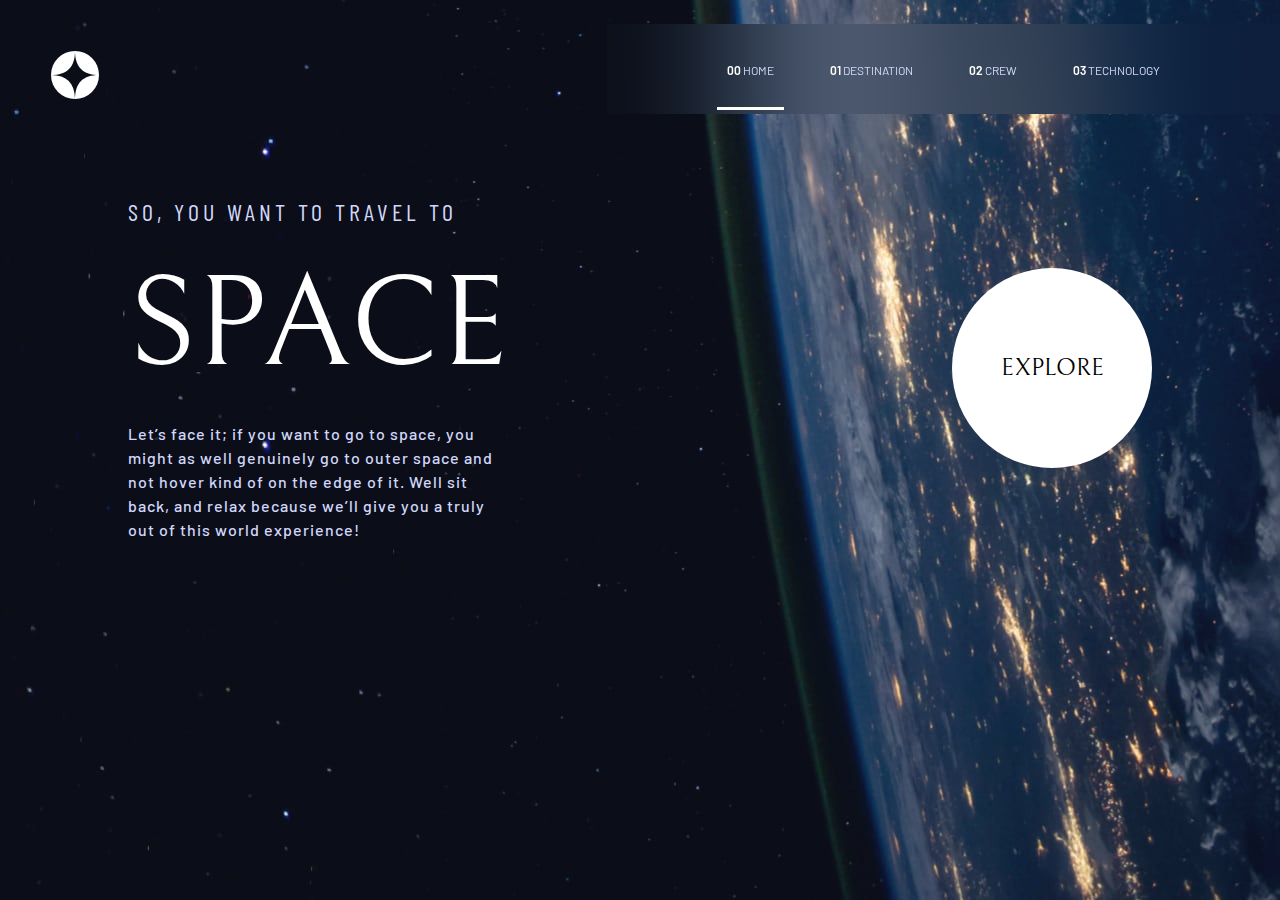
<file: index.html>
<!DOCTYPE html>
<html lang="en">
	<head>
		<meta charset="UTF-8" />
		<meta name="viewport" content="width=device-width, initial-scale=1.0" />
		<title>Home</title>
		<link
			rel="shortcut icon"
			href="./assets/destination/image-moon.webp"
			type="image/x-icon" />
		<link rel="stylesheet" href="./styles.css" />
		<!-- <script src="./app.js" defer></script> -->
		<script type="module" src="./app.js"></script>
		<link
			href="https://fonts.googleapis.com/css2?family=Barlow+Condensed:wght@400;700&amp;family=Bellefair&amp;family=Barlow:wght@400;700&amp;display=swap"
			rel="stylesheet" />
		<link rel="stylesheet" href="./home-page.css" />
	</head>
	<body>
		<div class="main_container">
			<header class="main_header">
				<div class="topnav">
					<div class="logo">
						<a href="">
							<img src="./assets/shared/logo.svg" alt="logo image" />
						</a>
					</div>
					<div class="topnav_links">
						<div class="hr_line"></div>
						<ul>
							<li>
								<a href="./index.html" class="links_h active"
									><span class="nav_bold">00</span> home</a
								>
							</li>
							<li>
								<a href="./destination.html" class="links_h"
									><span class="nav_bold">01</span> destination</a
								>
							</li>
							<li>
								<a href="./crew.html" class="links_h"
									><span class="nav_bold">02</span> crew</a
								>
							</li>
							<li>
								<a href="./technology.html" class="links_h"
									><span class="nav_bold">03</span> technology</a
								>
							</li>
						</ul>
					</div>
				</div>
				<div class="overlay">
					<div class="overlay_content">
						<a href="./index.html" class="links_sm activeSm"
							><span class="nav_bold">00 </span> home</a
						>
						<a href="./destination.html" class="links_sm"
							><span class="nav_bold">01</span> destination</a
						>
						<a href="./crew.html" class="links_sm crew"
							><span class="nav_bold">02</span> crew</a
						>
						<a href="./technology.html" class="links_sm"
							><span class="nav_bold">03</span> technology</a
						>
					</div>
				</div>
				<div class="open">
					<img
						id="toggleNav"
						src="./assets/shared/icon-hamburger.svg"
						alt="icon-hamburger menu image" />
				</div>
			</header>
			<div class="container">
				<main>
					<div class="home_main">
						<div class="home">
							<div class="home_main_content">
								<h4>SO, YOU WANT TO TRAVEL TO</h4>
								<h1>SPACE</h1>
								<p>
									Let’s face it; if you want to go to space, you might as well
									genuinely go to outer space and not hover kind of on the edge
									of it. Well sit back, and relax because we’ll give you a truly
									out of this world experience!
								</p>
							</div>
							<div class="home_main_btn">
								<a href="./destination.html">
									<span class="button"> explore </span>
								</a>
							</div>
						</div>
					</div>
				</main>
			</div>
		</div>
	</body>
</html>
</file>
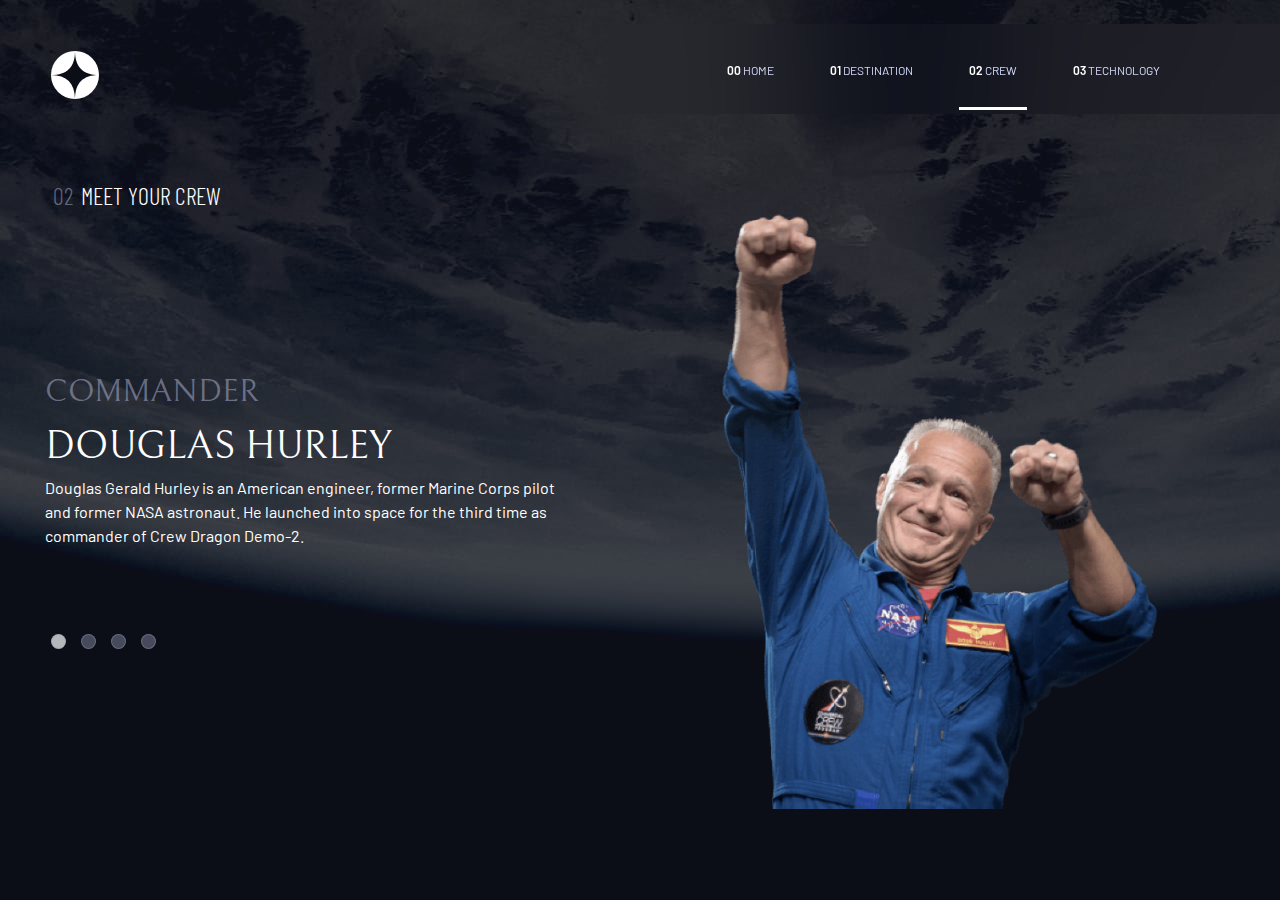
<file: crew.html>
<!DOCTYPE html>
<html lang="en">
	<head>
		<meta charset="UTF-8" />
		<meta name="viewport" content="width=device-width, initial-scale=1.0" />
		<title>crew</title>
		<link
			rel="shortcut icon"
			href="./assets/destination/image-moon.webp"
			type="image/x-icon" />
		<link rel="stylesheet" href="./styles.css" />
		<link rel="stylesheet" href="./crew.css" />
		<!-- <script src="./app.js" defer></script> -->
		<script type="module" src="./app.js"></script>
		<script src="./crew.js" defer></script>
		<link
			href="https://fonts.googleapis.com/css2?family=Barlow+Condensed:wght@400;700&amp;family=Bellefair&amp;family=Barlow:wght@400;700&amp;display=swap"
			rel="stylesheet" />
	</head>
	<body>
		<div class="crew_container">
			<header>
				<div class="topnav">
					<div class="logo">
						<a href="./index.html">
							<img src="./assets/shared/logo.svg" alt="logo image" />
						</a>
					</div>
					<div class="topnav_links">
						<ul>
							<li>
								<a href="index.html"><span class="nav_bold">00</span> home</a>
							</li>
							<li>
								<a href="./destination.html" class="links_h"
									><span class="nav_bold">01</span> destination</a
								>
							</li>
							<li>
								<a href="./crew.html" class="links_h"
									><span class="nav_bold">02</span> crew</a
								>
							</li>
							<li>
								<a href="./technology.html" class="links_h"
									><span class="nav_bold">03</span> technology</a
								>
							</li>
						</ul>
					</div>
				</div>
				<div class="all">
					<div class="overlay">
						<div class="overlay_content">
							<a href="./index.html" class="links_sm"
								><span class="nav_bold">00</span> home</a
							>
							<a href="./destination.html" class="links_sm"
								><span class="nav_bold">01</span> destination</a
							>
							<a href="./crew.html" class="links_sm"
								><span class="nav_bold">02</span> crew</a
							>
							<a href="./technology.html" class="links_sm"
								><span class="nav_bold">03</span> technology</a
							>
						</div>
					</div>
				</div>
				<div class="open">
					<img
						id="toggleNav"
						src="./assets/shared/icon-hamburger.svg"
						alt="icon-hamburger menu image" />
				</div>
			</header>
			<div class="container">
				<section>
					<div class="secction_number">
						<span>02<span>meet your crew</span></span>
					</div>
					<div class="crew">
						<div class="crew_content">
							<div class="crew_contents">
								<h3 class="crew_contents_header"></h3>
								<h2 class="crew_contents_name"></h2>
								<p class="crew_contents_paragraph"></p>
							</div>
							<div class="crew_toggle__btn">
								<button onclick="crew1Func()"></button>
								<button onclick="crew2Func()"></button>
								<button onclick="crew3Func()"></button>
								<button onclick="crew4Func()"></button>
							</div>
						</div>
						<div class="img_crew">
							<img src="" class="crewImg_desktop" alt="" />
							<img src="" class="crewImg_mobile" alt="" />
						</div>
					</div>
				</section>
			</div>
		</div>
	</body>
</html>
</file>
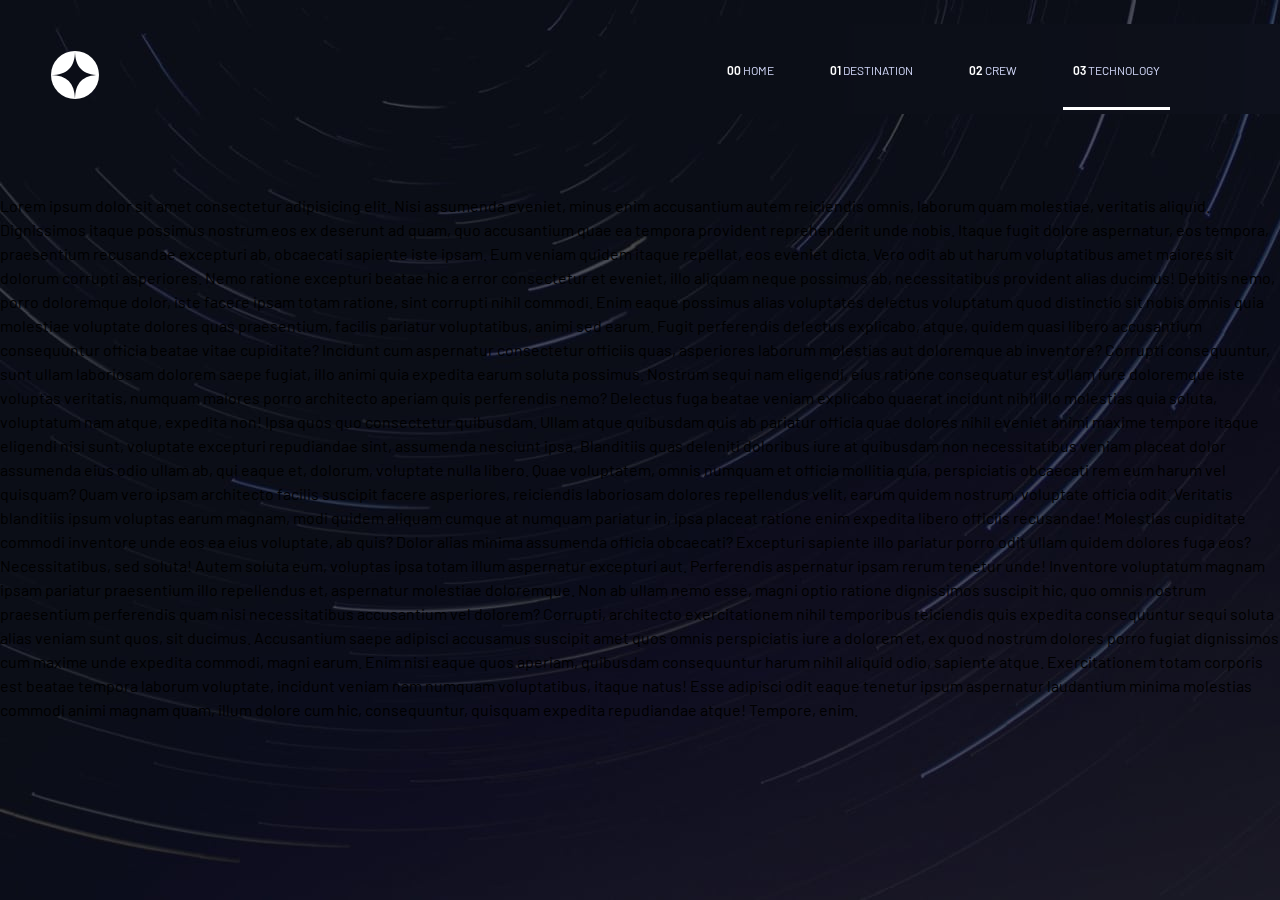
<file: technology.html>
<!DOCTYPE html>
<html lang="en">
	<head>
		<meta charset="UTF-8" />
		<meta name="viewport" content="width=device-width, initial-scale=1.0" />
		<title>Technology</title>
		<link
			rel="shortcut icon"
			href="./assets/destination/image-moon.webp"
			type="image/x-icon" />
		<link rel="stylesheet" href="./styles.css" />
		<link rel="stylesheet" href="./technology_style.css" />
		<!-- <script src="./app.js" defer></script> -->
		<script type="module" src="./app.js"></script>
		<link
			href="https://fonts.googleapis.com/css2?family=Barlow+Condensed:wght@400;700&amp;family=Bellefair&amp;family=Barlow:wght@400;700&amp;display=swap"
			rel="stylesheet" />
	</head>
	<body>
		<div class="tech_container">
			<header>
				<div class="topnav">
					<div class="logo">
						<a href="./index.html">
							<img src="./assets/shared/logo.svg" alt="logo image" />
						</a>
					</div>
					<div class="topnav_links">
						<ul>
							<li>
								<a href="index.html"><span class="nav_bold">00</span> home</a>
							</li>
							<li>
								<a href="./destination.html" class="links_h"
									><span class="nav_bold">01</span> destination</a
								>
							</li>
							<li>
								<a href="./crew.html" class="links_h"
									><span class="nav_bold">02</span> crew</a
								>
							</li>
							<li>
								<a href="./technology.html" class="links_h"
									><span class="nav_bold">03</span> technology</a
								>
							</li>
						</ul>
					</div>
				</div>
				<div class="all">
					<div class="overlay">
						<div class="overlay_content">
							<a href="./index.html" class="links_sm"
								><span class="nav_bold">00</span> home</a
							>
							<a href="./destination.html" class="links_sm"
								><span class="nav_bold">01</span> destination</a
							>
							<a href="./crew.html" class="links_sm"
								><span class="nav_bold">02</span> crew</a
							>
							<a href="./technology.html" class="links_sm"
								><span class="nav_bold">03</span> technology</a
							>
						</div>
					</div>
				</div>
				<div class="open">
					<img
						id="toggleNav"
						src="./assets/shared/icon-hamburger.svg"
						alt="icon-hamburger menu image" />
				</div>
			</header>
			<div class="container">
				<main>
					Lorem ipsum dolor sit amet consectetur adipisicing elit. Nisi
					assumenda eveniet, minus enim accusantium autem reiciendis omnis,
					laborum quam molestiae, veritatis aliquid. Dignissimos itaque possimus
					nostrum eos ex deserunt ad quam, quo accusantium quae ea tempora
					provident reprehenderit unde nobis. Itaque fugit dolore aspernatur,
					eos tempora, praesentium recusandae excepturi ab, obcaecati sapiente
					iste ipsam. Eum veniam quidem itaque repellat, eos eveniet dicta. Vero
					odit ab ut harum voluptatibus amet maiores sit dolorum corrupti
					asperiores. Nemo ratione excepturi beatae hic a error consectetur et
					eveniet, illo aliquam neque possimus ab, necessitatibus provident
					alias ducimus! Debitis nemo, porro doloremque dolor, iste facere ipsam
					totam ratione, sint corrupti nihil commodi. Enim eaque possimus alias
					voluptates delectus voluptatum quod distinctio sit nobis omnis quia
					molestiae voluptate dolores quas praesentium, facilis pariatur
					voluptatibus, animi sed earum. Fugit perferendis delectus explicabo,
					atque, quidem quasi libero accusantium consequuntur officia beatae
					vitae cupiditate? Incidunt cum aspernatur consectetur officiis quas,
					asperiores laborum molestias aut doloremque ab inventore? Corrupti
					consequuntur, sunt ullam laboriosam dolorem saepe fugiat, illo animi
					quia expedita earum soluta possimus. Nostrum sequi nam eligendi, eius
					ratione consequatur est ullam iure doloremque iste voluptas veritatis,
					numquam maiores porro architecto aperiam quis perferendis nemo?
					Delectus fuga beatae veniam explicabo quaerat incidunt nihil illo
					molestias quia soluta, voluptatum nam atque, expedita non! Ipsa quos
					quo consectetur quibusdam. Ullam atque quibusdam quis ab pariatur
					officia quae dolores nihil eveniet animi maxime tempore itaque
					eligendi nisi sunt, voluptate excepturi repudiandae sint, assumenda
					nesciunt ipsa. Blanditiis quas deleniti doloribus iure at quibusdam
					non necessitatibus veniam placeat dolor assumenda eius odio ullam ab,
					qui eaque et, dolorum, voluptate nulla libero. Quae voluptatem, omnis
					numquam et officia mollitia quia, perspiciatis obcaecati rem eum harum
					vel quisquam? Quam vero ipsam architecto facilis suscipit facere
					asperiores, reiciendis laboriosam dolores repellendus velit, earum
					quidem nostrum, voluptate officia odit. Veritatis blanditiis ipsum
					voluptas earum magnam, modi quidem aliquam cumque at numquam pariatur
					in, ipsa placeat ratione enim expedita libero officiis recusandae!
					Molestias cupiditate commodi inventore unde eos ea eius voluptate, ab
					quis? Dolor alias minima assumenda officia obcaecati? Excepturi
					sapiente illo pariatur porro odit ullam quidem dolores fuga eos?
					Necessitatibus, sed soluta! Autem soluta eum, voluptas ipsa totam
					illum aspernatur excepturi aut. Perferendis aspernatur ipsam rerum
					tenetur unde! Inventore voluptatum magnam ipsam pariatur praesentium
					illo repellendus et, aspernatur molestiae doloremque. Non ab ullam
					nemo esse, magni optio ratione dignissimos suscipit hic, quo omnis
					nostrum praesentium perferendis quam nisi necessitatibus accusantium
					vel dolorem? Corrupti, architecto exercitationem nihil temporibus
					reiciendis quis expedita consequuntur sequi soluta alias veniam sunt
					quos, sit ducimus. Accusantium saepe adipisci accusamus suscipit amet
					quos omnis perspiciatis iure a dolorem et, ex quod nostrum dolores
					porro fugiat dignissimos cum maxime unde expedita commodi, magni
					earum. Enim nisi eaque quos aperiam, quibusdam consequuntur harum
					nihil aliquid odio, sapiente atque. Exercitationem totam corporis est
					beatae tempora laborum voluptate, incidunt veniam nam numquam
					voluptatibus, itaque natus! Esse adipisci odit eaque tenetur ipsum
					aspernatur laudantium minima molestias commodi animi magnam quam,
					illum dolore cum hic, consequuntur, quisquam expedita repudiandae
					atque! Tempore, enim.
				</main>
			</div>
		</div>
	</body>
</html>
</file>
<file: home-page.css>
:root {
    /* CLOUR  */
    --LIGHT-WHITE: hsl(231, 77%, 90%);
    --VERY-LIGHT-WHITE: rgba(210, 216, 249, 0.427);
    --WHITE: rgb(255, 255, 255);
    --BLACK: rgb(84, 84, 84);
    --B-BLACK: #000;
    /* BOLDNESS  */
    --FW-400: 400;
    --FW-500: 500;
    --FW-600: 600;
    --FW-700: 700;
    --FW-800: 800;
    --filter: blur(10px);
    --ff-serif: "Bellefair", serif;
    --ff-sans-cond: "Barlow Condensed", sans-serif;
    --ff-sans-normal: "Barlow", sans-serif;
}

main {
    margin-top: 5rem;
    width: min(100% - 20vw);
    margin-inline: auto;
}

.home {
    display: flex;
    justify-content: space-between;
    gap: 2rem;
    align-items: center;
}

.home_main_content {
    width: 370px;
    display: flex;
    flex-direction: column;
}

.home_main_content h4 {
    font-weight: var(--FW-400);
    font-size: 1.5rem;
    letter-spacing: 4px;
    color: var(--LIGHT-WHITE);
    font-weight: var(--FW-400);
    font-family: var(--ff-sans-cond);

}

.home_main_content h1 {
    font-family: var(--ff-serif);
    color: var(--WHITE);
    font-size: 8rem;
    font-weight: var(--FW-400);
}

.home_main_content p {
    font-size: 1rem;
    letter-spacing: 1px;
    font-weight: var(--FW-500);
    color: var(--LIGHT-WHITE);
}

.home_main_btn .button {
    display: flex;
    align-items: center;
    border: none;
    outline: none;
    justify-content: center;
    font-weight: var(--FW-400);
    font-size: 1.5rem;
    font-family: var(--ff-serif);
    text-transform: uppercase;
    padding: 1rem;
    cursor: pointer;
    width: 200px;
    height: 200px;
    background-color: var(--WHITE);
    color: var(--B-BLACK);
    border-radius: 50%;
    position: relative;
}

.home_main_btn .button::after {
    content: '';
    position: absolute;
    width: 100%;
    height: 100%;
    border-radius: 50%;
    opacity: 0;
    background-color: var(--VERY-LIGHT-WHITE);
    transition: opacity 500ms linear, transform 700ms ease-in-out;
}

.home_main_btn .button:hover:after,
.home_main_btn .button:focus:after {
    transform: scale(1.6);
    opacity: 1;
}

@media screen and (max-width: 960px) {

    /* MAIN STYLING  */
    .home_main_content h1 {
        font-size: 6rem;
    }
}

@media screen and (max-width: 768px) {
    .home_main {
        flex-direction: column;
    }

    main {
        position: relative;
        margin-top: 1rem;

    }

    .home {
        margin-top: 4rem;
        gap: 4rem;
        flex-direction: column;

    }

    .home_main_content {
        width: 100%;
    }

    .home_main_content {
        text-align: center;
    }

    .home_main_content h1 {
        font-size: 5rem;
    }

    .home_main_content h4 {
        font-size: 100%;
    }
}

@media screen and (max-width: 560px) {
    .home_main_content {
        gap: 1rem;
    }

    .home_main_content h1 {
        font-size: 5rem;
    }

    .home_main_content h4 {
        font-size: 95%;
    }

    .home_main_content p {
        font-size: 1rem;
    }

    main {
        width: min(100% - 9vw);
        margin-inline: auto;
    }
}
</file>
<file: crew.css>
section {
    width: min(100% - 7vw, 1200px);
    margin-inline: auto;
    margin-top: 4rem;
}

.crew {
    display: flex;
    justify-content: space-between;
    align-items: center;
}

img {
    display: block;
    max-width: 100%;
}

/* MOBILE IMAGE  */
.crewImg_mobile {
    display: none;
}

.crew img {
    width: 85%;
}

section p,
h1,
h2,
h3,
h4,
h5,
span {
    color: var(--WHITE);
}

.secction_number>span {
    color: var(--VERY-LIGHT-WHITE);
}

.secction_number span:last-child {
    margin-inline-start: 8px;
}

.secction_number span {
    font-size: 1.5rem;
    font-family: var(--ff-sans-cond);
    text-transform: uppercase;
    font-weight: 300;
}

/* MAIN SECTION  */
/* CREW CONTENTS  */

/* CREW CONTENT  */
.crew_content {
    display: flex;
    flex-direction: column;
    gap: 5rem;
}

.crew_content {
    width: 45%;
}

.crew_content h3 {
    font-size: clamp(1.8rem, 3vw, 2rem);
    color: var(--VERY-LIGHT-WHITE);
    font-weight: var(--FW-400);
}

.crew_content h2,
h3 {
    text-transform: uppercase;
    font-family: var(--ff-serif);

}

.crew_content h2 {
    font-size: clamp(2.5rem, 3vw, 3rem);
    font-weight: var(--FW-500);
}

/* CREW CONTENT BUTTONS  */
.crew_toggle__btn button {
    margin: 6px;
    border: none;
    width: 15px;
    height: 15px;
    background-color: var(--VERY-LIGHT-WHITE);
    opacity: .7;
    border-radius: 50%;
    cursor: pointer;
    outline: none;
    border: 1px solid var(--VERY-LIGHT-WHITE);
}

.crew_toggle__btn button:hover {
    background-color: var(--LIGHT-WHITE);
}

button.ativeBtn {
    background-color: var(--WHITE);
}

@media screen and (max-width: 1024px) {
    .crew_content h2 {
        font-size: clamp(2rem, 3vw, 2.5rem);
        font-weight: var(--FW-500);
    }

    .container {
        overflow-x: hidden;
    }

    .crew_content h3 {
        font-size: clamp(1.5rem, 3vw, 2rem);
    }

    .img_crew {
        margin-right: -6.3rem;
    }
}


@media screen and (max-width: 768px) {
    .crew {
        flex-direction: column-reverse;
        justify-content: center;
        margin-top: 3rem;
        align-items: center;
    }

    .crew img {
        justify-self: center;
        /* width: min-content; */
        align-self: center;
        width: 70%;
        margin-inline: 20%;
        text-align: center;
    }

    .crew_content {
        margin-top: 1.5rem;
        gap: 1rem;
        flex-direction: column-reverse;
        align-items: center;
        width: 100%;
    }

    /* CREW IMAGE DESKTOP / MOBILE  */
    .img_crew {
        margin-right: 0rem;
    }

    .secction_number {
        text-align: center;
    }

    .crew_contents {
        margin-top: 3rem;
        text-align: center;
    }

    section {
        width: min(100% - 25vw);
        margin-bottom: 3rem;
    }
}

@media screen and (max-width: 560px) {
    .crewImg_mobile {
        display: block;
        width: 70% !important;
        border-bottom: .1px solid var(--VERY-LIGHT-WHITE);
    }


    .crewImg_desktop {
        display: none;
    }

    section {
        width: min(100% - 7vw);
    }

    .crew_content h3 {
        font-size: clamp(1.2rem, 5vw, 1.4rem);
    }

    .crew_content h2 {
        font-size: clamp(1.4rem, 5vw, 1.8rem);
    }

    .crew_contents_paragraph {
        font-size: 13px;
    }

    .secction_number {
        font-size: 12px;
    }
}
</file>
<file: technology_style.css>
:root {
    /* CLOUR  */
    --LIGHT-WHITE: hsl(231, 77%, 90%);
    --VERY-LIGHT-WHITE: rgba(210, 216, 249, 0.427);
    --WHITE: rgb(255, 255, 255);
    --BLACK: rgb(84, 84, 84);
    /* BOLDNESS  */
    --FW-400: 400;
    --FW-500: 500;
    --FW-600: 600;
    --FW-700: 700;
    --FW-800: 800;
    --filter: blur(10px);
    --ff-serif: "Bellefair", serif;
    --ff-sans-cond: "Barlow Condensed", sans-serif;
    --ff-sans-normal: "Barlow", sans-serif;
}

* {
    margin: 0;
    padding: 0;
    box-sizing: border-box;
}

img {
    max-width: 100%;
    /* display: block; */
}

/* MAIN SECTION  */
.container {
    width: 100%;
}

main {
    margin-top: 5rem;
    width: 100%;
}
</file>
<file: styles.css>
/* GENERAL RESET  */
*,
*::before,
*::after {
    margin: 0;
    padding: 0;
    box-sizing: border-box;
}

/* GENERAL STYLING */
button {
    border: none;
    outline: none;
    cursor: pointer;
}

.secction_number>span {
    color: var(--VERY-LIGHT-WHITE);
}


.secction_number span:last-child {
    margin-inline-start: 8px;
}

.secction_number span {
    font-size: 1.5rem;
    font-family: var(--ff-sans-cond);
    text-transform: uppercase;
    font-weight: 300;
}

body {
    display: flex;
    flex-direction: column;
    min-height: 100vh;
    text-decoration: none;
    font-family: var(--ff-sans-normal);
    line-height: 1.5;
    overflow-x: hidden;
    background-color: rgb(11, 13, 25);
}

a {
    text-decoration: none;
}

.content_date {
    color: var(--VERY-LIGHT-WHITE);
    font-weight: var(--FW-700);
    font-size: 1.5rem;
}

/* VARIABLE  */
:root {
    /* CLOUR  */
    --LIGHT-WHITE: hsl(231, 77%, 90%);
    --VERY-LIGHT-WHITE: rgba(210, 216, 249, 0.427);
    --WHITE: rgb(255, 255, 255);
    --BLACK: rgb(84, 84, 84);
    --B-BLACK: #000;
    /* BOLDNESS  */
    --FW-400: 400;
    --FW-500: 500;
    --FW-600: 600;
    --FW-700: 700;
    --FW-800: 800;
    --filter: blur(10px);
    --ff-serif: "Bellefair", serif;
    --ff-sans-cond: "Barlow Condensed", sans-serif;
    --ff-sans-normal: "Barlow", sans-serif;
}

/* PAGES DESTINATION, CREW, TECHNOLOGY  */
.tech_container {
    background-image: url(./assets/technology/background-technology-desktop.jpg);
    background-repeat: no-repeat;
    background-size: cover;
    min-height: 100vh;
    background-position: 50%;
}

.crew_container {
    background-image: url(./assets/crew/background-crew-desktop.jpg);
    background-repeat: no-repeat;
    background-size: cover;
    min-height: 100vh;
    background-position: 50%;
}

.dest_container {
    background-image: url(./assets/destination/background-destination-desktop.jpg);
    background-repeat: no-repeat;
    background-size: cover;
    min-height: 100vh;
    background-position: 50%;
}

/* HOME PAGE  */
/* HERO BACKGROUND IMAGE  */
.main_container {
    background-image: url(./assets/home/background-home-desktop.jpg);
    background-repeat: no-repeat;
    background-size: cover;
    height: 100vh;
    background-position: 50%;
}

/* NAVIGATION MENU  */
.logo {
    margin-inline-start: 4vw;
}

.topnav ul {
    backdrop-filter: blur(4rem);
    display: flex;
    gap: 1rem;
    padding: 30px 100px;
}

.topnav li a {
    padding: 30px 10px;
    height: 40px;
}

.topnav ul li {
    padding: 3px 10px;
    list-style: none;
}

.nav_bold {
    font-weight: var(--FW-600);
    color: var(--WHITE);
}

.topnav_links a {
    font-size: 75%;
    text-transform: uppercase;
    font-style: normal;
    font-weight: var(--FW-400);
    text-decoration: none;
    color: var(--LIGHT-WHITE)
}

.active {
    padding-bottom: 33px;
    border-bottom: 3px solid var(--WHITE);
}


.topnav ul a:hover {
    padding-bottom: 30px;
    border-bottom: 3px solid var(--VERY-LIGHT-WHITE);
}

.logo {
    margin-top: 1.7rem;
}

ul {
    cursor: pointer;
}

.topnav {
    position: relative;
    margin-top: 1.5rem;
    display: flex;
    justify-content: space-between;
    gap: 1rem;
}

.overlay,
.open {
    display: none;
}

/* MAIN HOME SECTION  */
@media screen and (max-width: 960px) {
    .main_container {
        background-image: url(./assets/home/background-home-tablet.jpg);
        height: 110vw;
    }

    .tech_container {
        background-image: url(./assets/technology/background-technology-tablet.jpg);
    }

    .crew_container {
        background-image: url(./assets/crew/background-crew-tablet.jpg);
    }

    .dest_container {
        background-image: url(./assets/destination/background-destination-tablet.jpg);
    }

    .topnav {
        font-size: 90%;
    }

    .topnav ul {
        padding-inline: 40px;
    }

    .topnav ul {
        background: hsl(var(--LIGHT-WHITE)/.9) !important;
        backdrop-filter: blur(30px);
    }

    .topnav ul {
        gap: 12px;
    }

    .topnav li a {
        padding: 30px 4px;
        height: 40px;
    }
}

@media screen and (max-width: 630px) {
    .main_container {
        background-image: url(./assets/home/background-home-mobile.jpg);
        height: 145vw;
    }

    .tech_container {
        background-image: url(./assets/technology/background-technology-mobile.jpg);
        height: 850px;
    }

    .crew_container {
        background-image: url(./assets/crew/background-crew-mobile.jpg);
    }

    .dest_container {
        background-image: url(./assets/destination/background-destination-mobile.jpg);
        height: 970px;
    }

    .topnav_links {
        display: none;
        visibility: hidden;
    }

    .container {
        z-index: 10;
        background-color: transparent;
        position: absolute;
    }

    .overlay {
        top: 0;
        right: 0;
        overflow: hidden;
        backdrop-filter: blur(7rem);
        display: flex;
        position: fixed;
        height: 100vh;
        z-index: 100;
        width: 0;
        transition: all ease-out .3s;
    }

    .overlay.activenav {
        width: 230px;
    }

    .logo {
        margin-top: -5px;
    }

    .overlay_content {
        margin-top: 10rem;
        position: relative;
        left: 40px;
        display: flex;
        flex-direction: column;
        gap: 2rem;
    }

    .activeSm {
        border-right: 3px solid #fff;
        color: var(--WHITE);
    }

    .overlay_content a {
        text-transform: capitalize;
        color: var(--WHITE);
        margin-right: -80%;
    }

    .overlay_content .homeSm {
        padding-right: -90%;
    }

    .overlay_content .home {
        margin-right: -89%;
    }

    .open {
        z-index: 100;
        display: block;
        position: absolute;
        right: 20px;
        top: 27px;
    }
}

@media screen and (max-width: 560px) {
    .home_main_content {
        gap: 1rem;
    }

    .home_main_content h1 {
        font-size: 5rem;
    }

    .home_main_content h4 {
        font-size: 95%;
    }

    .home_main_content p {
        font-size: 1rem;
    }

    main {
        width: min(100% - 9vw);
        margin-inline: auto;
    }
}

@media screen and (max-width: 480px) {
    .main_container {
        background-image: url(./assets/home/background-home-mobile.jpg);
        height: 175vw;
    }

    .overlay.activenav {
        width: 220px;
    }

    .overlay_content a {
        margin-right: -70%;
    }
}

@media screen and (max-width: 375px) {
    .main_container {
        background-image: url(./assets/home/background-home-mobile.jpg);
        height: 225vw;
    }
}

@media screen and (max-width: 360px) {
    .main_container {
        background-image: url(./assets/home/background-home-mobile.jpg);
        height: 225vw;
    }
}

@media screen and (max-width: 320px) {
    .main_container {
        background-image: url(./assets/home/background-home-mobile.jpg);
        height: 245vw;
    }
}
</file>
